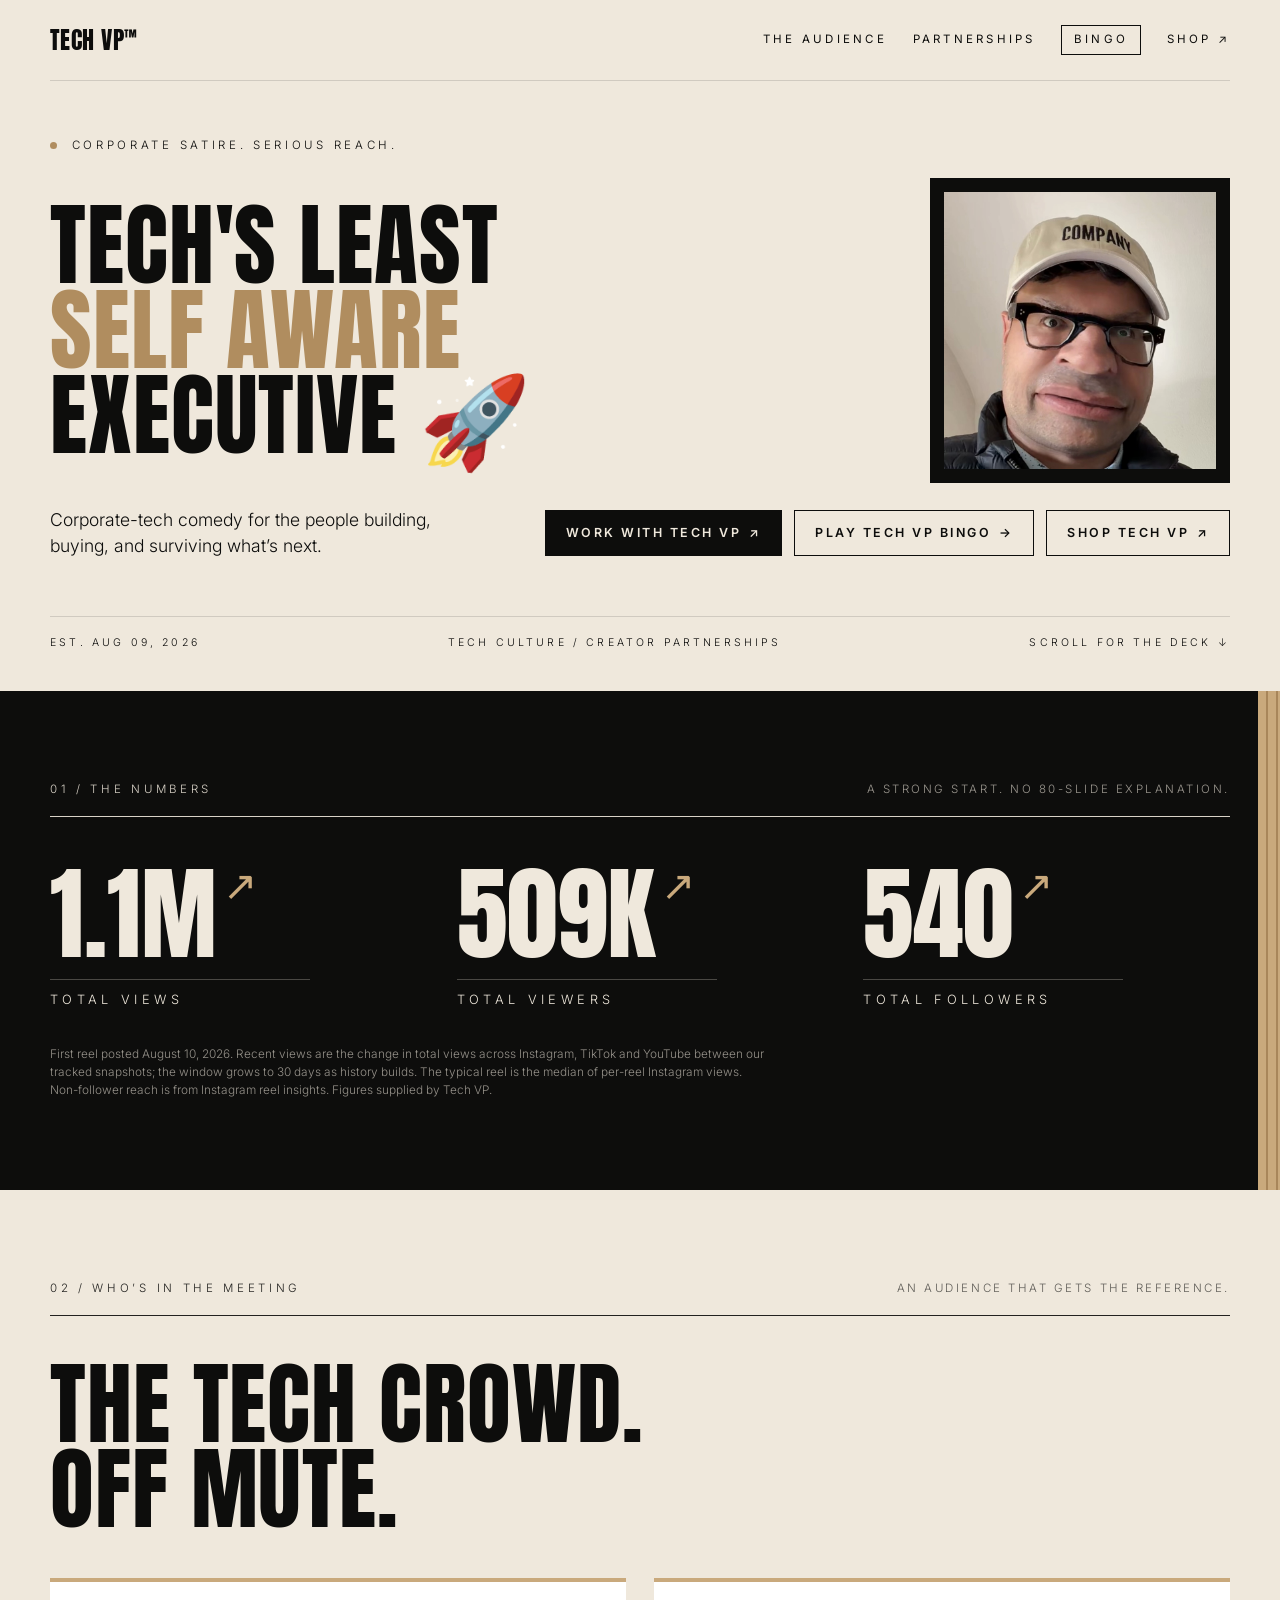
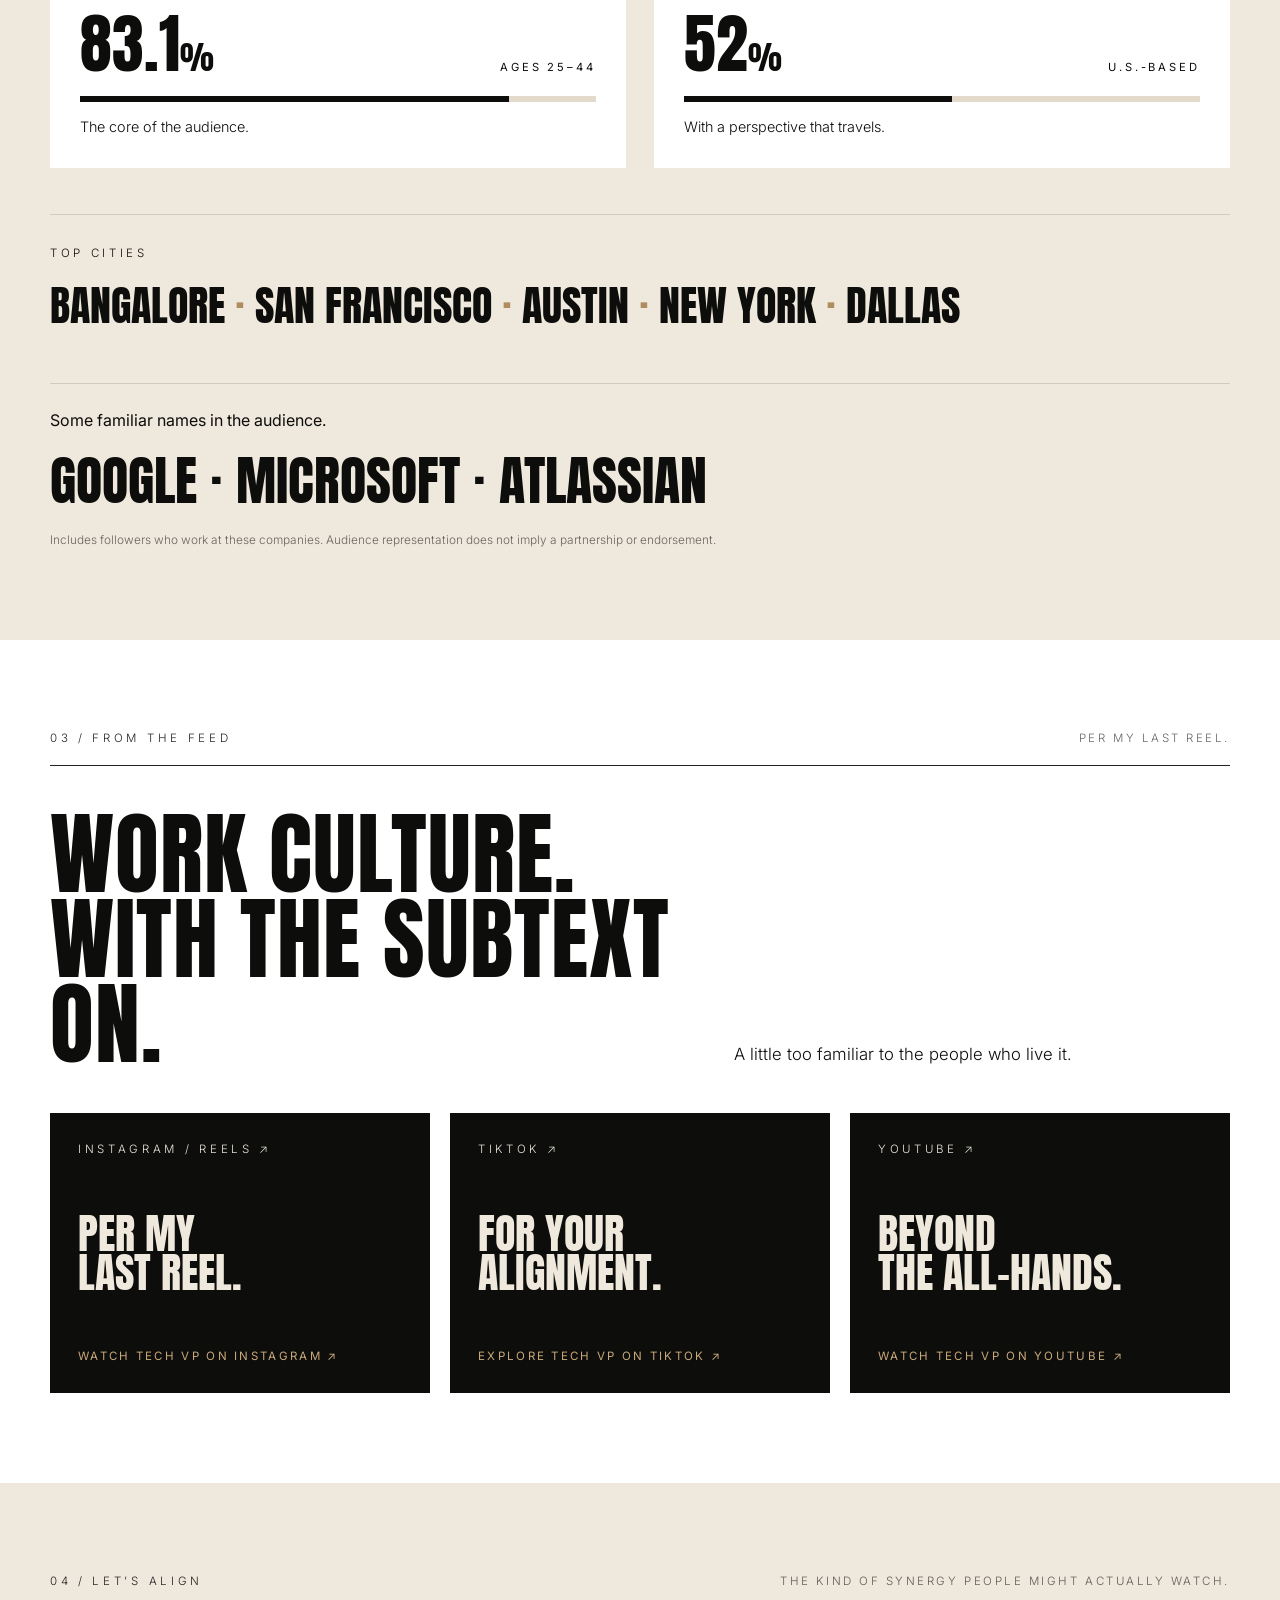
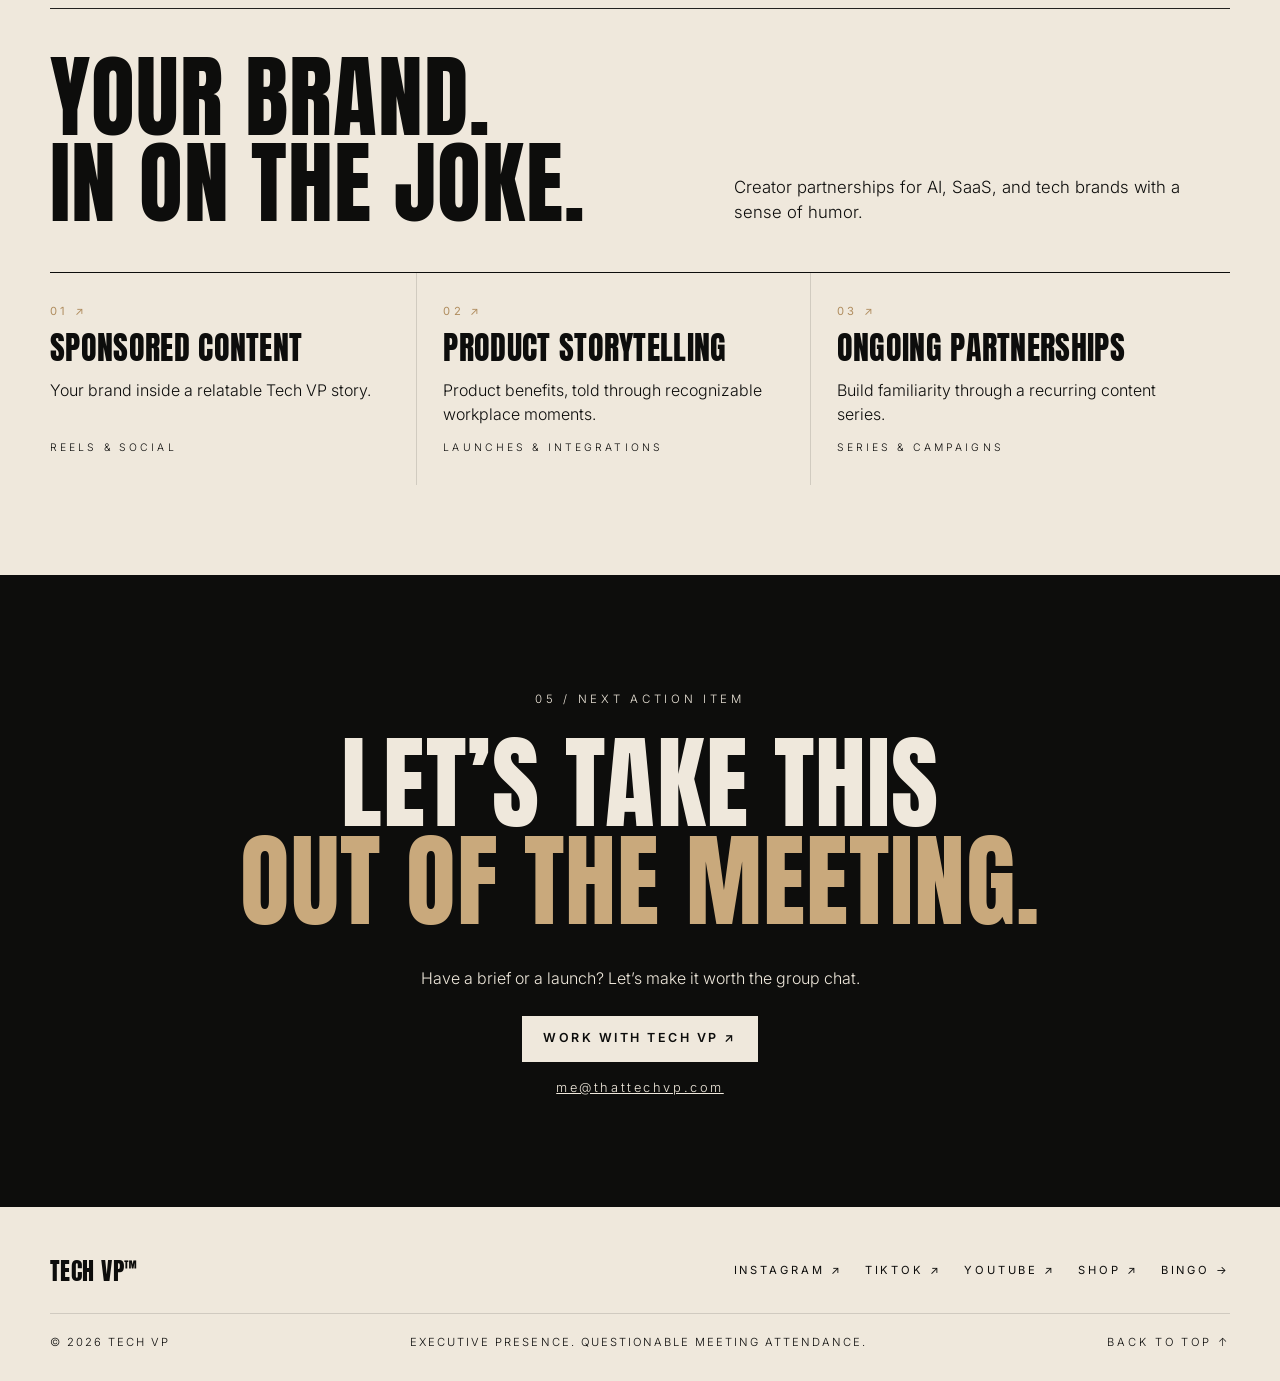
<file: index.html>
<!doctype html>
<html lang="en"><head><meta charset="utf-8"><meta name="viewport" content="width=device-width,initial-scale=1"><title>Tech VP — Tech's least self aware executive 🚀</title><meta name="description" content="Tech VP makes corporate-tech comedy for the people building what's next. Explore creator partnerships, audience insights, and the Tech VP shop."><meta property="og:title" content="Tech VP — Tech's least self aware executive 🚀"><meta property="og:description" content="A very serious creator partnership opportunity. For AI, SaaS, and technology brands."><meta name="theme-color" content="#0d0d0c"><link rel="icon" type="image/svg+xml" href="data:image/svg+xml,%3Csvg xmlns='http://www.w3.org/2000/svg' viewBox='0 0 40 40'%3E%3Crect width='40' height='40' rx='8' fill='%23d8f879'/%3E%3Ctext x='5' y='28' font-family='Arial' font-weight='bold' font-size='24' fill='%23171916'%3EVP%3C/text%3E%3C/svg%3E"><meta name="robots" content="noindex"><link rel="preconnect" href="https://fonts.googleapis.com"><link rel="preconnect" href="https://fonts.gstatic.com" crossorigin><link rel="stylesheet" href="https://fonts.googleapis.com/css2?family=Anton&family=Inter:wght@300;400;600&display=swap"><link rel="stylesheet" href="assets/brand.css?v=5"><link rel="stylesheet" href="assets/home.css?v=5"></head>
<body><a class="skip" href="#main">Skip to content</a><header class="wrap"><a class="logo" href="#" aria-label="Tech VP home">TECH VP<span>™</span></a><nav aria-label="Main navigation"><a href="#audience">The audience</a><a href="#partnerships">Partnerships</a><a class="nav-bingo" href="bingo/">Bingo</a><a class="nav-shop" href="https://thetechvp.printful.me" target="_blank" rel="noopener">Shop ↗</a></nav></header>
<main id="main"><section class="hero wrap"><div class="eyebrow"><span class="dot"></span> CORPORATE SATIRE. SERIOUS REACH.</div><div class="hero-intro"><h1>Tech's least<br><em>self aware</em><br>executive 🚀</h1><figure class="portrait"><img src="tech-vp.jpg" width="817" height="831" alt="Tech VP wearing glasses and a COMPANY cap"></figure></div><div class="hero-bottom"><p>Corporate-tech comedy for the people building, buying, and surviving what’s next.</p><div class="hero-actions"><a class="button primary" href="#contact">Work with Tech VP <span>↗</span></a><a class="button outline" href="bingo/">Play Tech VP Bingo <span>→</span></a><a class="button outline" href="https://thetechvp.printful.me" target="_blank" rel="noopener">Shop Tech VP <span>↗</span></a></div></div><div class="hero-foot"><span>EST. AUG 09, 2026</span><span>TECH CULTURE / CREATOR PARTNERSHIPS</span><a href="#performance" aria-label="Explore the results">SCROLL FOR THE DECK ↓</a></div></section>
<section class="results" id="performance"><div class="wrap"><div class="section-top"><span class="eyebrow">01 / THE NUMBERS</span><span class="micro">A strong start. No 80-slide explanation.</span></div><div class="metrics"><div><strong id="aggregate-view-count" data-value="1108447" data-source-date="2026-10-15">1.1M<span>↗</span></strong><h2>Total views</h2></div><div><strong id="aggregate-viewer-count" data-value="508763" data-source-date="2026-10-15">509K<span>↗</span></strong><h2>Total viewers</h2></div><div><strong id="aggregate-follower-count" data-value="540" data-source-date="2026-10-15">540<span>↗</span></strong><h2>Total followers</h2></div></div><p class="fine">First reel posted August 10, 2026. Recent views are the change in total views across Instagram, TikTok and YouTube between our tracked snapshots; the window grows to 30 days as history builds. The typical reel is the median of per-reel Instagram views. Non-follower reach is from Instagram reel insights. Figures supplied by Tech VP.</p></div></section>
<section class="wrap section" id="audience"><div class="section-top"><span class="eyebrow">02 / WHO’S IN THE MEETING</span><span class="micro">An audience that gets the reference.</span></div><div class="split"><h2>The tech crowd. <br>Off mute.</h2></div><div class="demographics"><article><div class="stat-line"><strong>83.1<span>%</span></strong><span>Ages 25–44</span></div><div class="bar" role="img" aria-label="83.1 percent ages 25 to 44"><i style="width:83.1%"></i></div><p>The core of the audience.</p></article><article><div class="stat-line"><strong>52<span>%</span></strong><span>U.S.-based</span></div><div class="bar" role="img" aria-label="52 percent U.S. based"><i style="width:52%"></i></div><p>With a perspective that travels.</p></article></div><div class="cities"><span class="eyebrow">TOP CITIES</span><p>Bangalore <b>·</b> San Francisco <b>·</b> Austin <b>·</b> New York <b>·</b> Dallas</p></div><div class="companies"><p>Some familiar names in the audience.</p><p class="company-names">Google · Microsoft · Atlassian</p><p class="fine">Includes followers who work at these companies. Audience representation does not imply a partnership or endorsement.</p></div></section>
<section class="content-section" id="content"><div class="wrap section"><div class="section-top"><span class="eyebrow">03 / FROM THE FEED</span><span class="micro">Per my last Reel.</span></div><div class="split"><h2>Work culture. <br>With the subtext on.</h2><p>A little too familiar to the people who live it.</p></div><div class="feed-grid"><a class="feed-card" href="https://www.instagram.com/thattechvp/" target="_blank" rel="noopener"><span class="eyebrow">INSTAGRAM / REELS ↗</span><strong>Per my <br>last Reel.</strong><span>Watch Tech VP on Instagram ↗</span></a><a class="feed-card" href="https://www.tiktok.com/@thattechvp" target="_blank" rel="noopener"><span class="eyebrow">TIKTOK ↗</span><strong>For your <br>alignment.</strong><span>Explore Tech VP on TikTok ↗</span></a><a class="feed-card" href="https://www.youtube.com/@thattechvp" target="_blank" rel="noopener"><span class="eyebrow">YOUTUBE ↗</span><strong>Beyond <br>the all-hands.</strong><span>Watch Tech VP on YouTube ↗</span></a></div></div></section>
<section class="wrap section" id="partnerships"><div class="section-top"><span class="eyebrow">04 / LET’S ALIGN</span><span class="micro">The kind of synergy people might actually watch.</span></div><div class="split"><h2>Your brand. <br>In on the joke.</h2><p>Creator partnerships for AI, SaaS, and tech brands with a sense of humor.</p></div><div class="partnerships"><article><span class="index">01 ↗</span><h3>Sponsored content</h3><p>Your brand inside a relatable Tech VP story.</p><span class="tag">REELS & SOCIAL</span></article><article><span class="index">02 ↗</span><h3>Product storytelling</h3><p>Product benefits, told through recognizable workplace moments.</p><span class="tag">LAUNCHES & INTEGRATIONS</span></article><article><span class="index">03 ↗</span><h3>Ongoing partnerships</h3><p>Build familiarity through a recurring content series.</p><span class="tag">SERIES & CAMPAIGNS</span></article></div></section>
<section class="contact" id="contact"><div class="wrap"><span class="eyebrow">05 / NEXT ACTION ITEM</span><h2>Let’s take this <br><em>out of the meeting.</em></h2><div class="contact-bottom"><p>Have a brief or a launch? Let’s make it worth the group chat.</p><div id="contact-action"><a class="button" href="mailto:me@thattechvp.com?subject=Tech%20VP%20Partnership">Work with Tech VP ↗</a><a class="email" href="mailto:me@thattechvp.com">me@thattechvp.com</a></div></div></div></section>
</main><footer class="wrap"><div class="footer-top"><a class="logo" href="#">TECH VP<span>™</span></a><div id="social-links"><a href="https://www.instagram.com/thattechvp/" target="_blank" rel="noopener">Instagram ↗</a><a href="https://www.tiktok.com/@thattechvp" target="_blank" rel="noopener">TikTok ↗</a><a href="https://www.youtube.com/@thattechvp" target="_blank" rel="noopener">YouTube ↗</a><a href="https://thetechvp.printful.me" target="_blank" rel="noopener">Shop ↗</a><a href="bingo/">Bingo →</a></div></div><div class="footer-bottom"><span>© 2026 Tech VP</span><span>Executive presence. Questionable meeting attendance.</span><a href="#">BACK TO TOP ↑</a></div></footer></body></html>
</file>
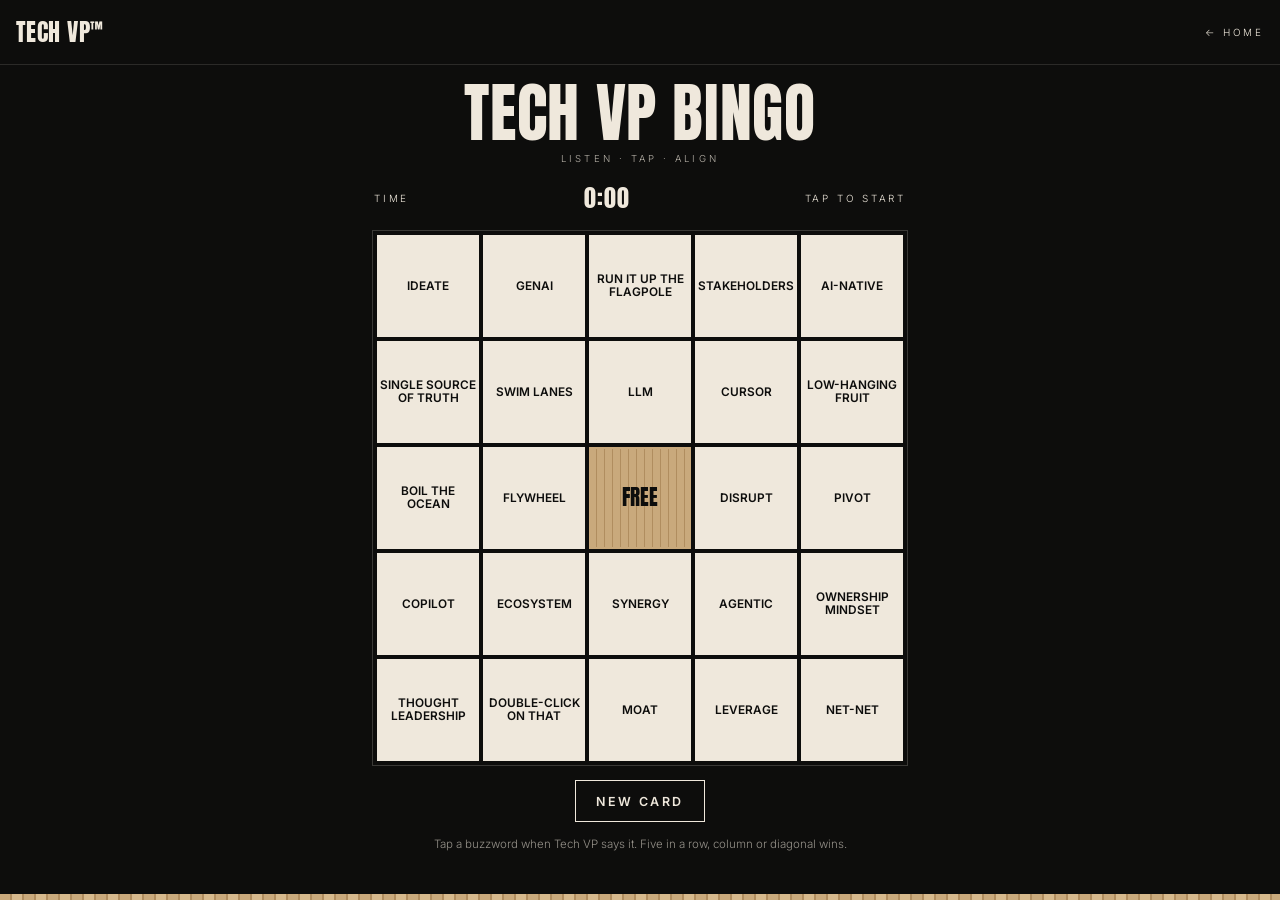
<file: bingo/index.html>
<!doctype html>
<html lang="en"><head><meta charset="utf-8"><meta name="viewport" content="width=device-width,initial-scale=1,viewport-fit=cover">
<meta name="robots" content="noindex"><title>Tech VP Bingo</title>
<meta name="description" content="Play Tech VP Bingo while the all-hands plays. Tap the buzzwords. Get a line. Share your time.">
<meta name="theme-color" content="#0d0d0c">
<link rel="preconnect" href="https://fonts.googleapis.com"><link rel="preconnect" href="https://fonts.gstatic.com" crossorigin>
<link rel="stylesheet" href="https://fonts.googleapis.com/css2?family=Anton&family=Inter:wght@300;400;600&display=swap">
<link rel="stylesheet" href="../assets/brand.css">
<style>
body{background:var(--black);color:var(--cream);min-height:100svh;display:flex;flex-direction:column}
.top{display:flex;justify-content:space-between;align-items:center;padding:14px 16px;border-bottom:1px solid #efe8dc22}
.top a{text-decoration:none}
.top .back{font-size:.62rem;letter-spacing:.28em;text-transform:uppercase;font-weight:300}
.game{width:min(560px,100%);margin:0 auto;padding:18px 12px 24px;flex:1;display:flex;flex-direction:column;gap:14px}
.title{text-align:center}
.title h1{font-size:clamp(2.6rem,13vw,4rem)}
.title .tagline{display:block;margin-top:8px;font-size:.6rem;opacity:.75}
.bar{display:flex;justify-content:space-between;align-items:center;font-size:.62rem;letter-spacing:.28em;text-transform:uppercase;font-weight:300;padding:0 2px}
#timer{font-family:var(--display);font-size:1.5rem;letter-spacing:.04em;font-weight:400}
.card{display:grid;grid-template-columns:repeat(5,1fr);gap:4px;background:var(--black);padding:4px;border:1px solid #efe8dc33}
.sq{aspect-ratio:1;border:0;background:var(--cream);color:var(--black);font-family:var(--body);font-weight:600;font-size:clamp(.48rem,2.15vw,.74rem);line-height:1.1;text-transform:uppercase;letter-spacing:0;padding:3px;display:flex;align-items:center;justify-content:center;text-align:center;cursor:pointer;word-break:normal;overflow-wrap:normal;hyphens:manual;-webkit-tap-highlight-color:transparent;transition:background .12s,transform .08s;touch-action:manipulation}
.sq:active{transform:scale(.95)}
.sq.on{background:var(--black);color:var(--cream);box-shadow:inset 0 0 0 2px var(--wood)}
.sq.free{background:repeating-linear-gradient(90deg,#c9a97c 0 7px,#b08d5f 7px 8px);color:var(--black);font-family:var(--display);font-weight:400;font-size:clamp(.9rem,4.5vw,1.3rem);cursor:default}
.sq.win{background:var(--wood);color:var(--black);box-shadow:none}
.actions{display:flex;gap:10px;justify-content:center}
.hint{text-align:center;font-size:.72rem;font-weight:300;opacity:.6}
/* celebration */
#win{position:fixed;inset:0;background:var(--cream);color:var(--black);display:none;flex-direction:column;align-items:center;justify-content:center;gap:16px;padding:24px;z-index:10;text-align:center;overflow:auto}
#win.show{display:flex;animation:pop .35s ease-out}
@keyframes pop{from{opacity:0;transform:scale(1.04)}to{opacity:1;transform:none}}
#win h2{font-size:clamp(4rem,24vw,8rem);line-height:.9}
#win .tagline{font-size:.62rem}
#preview{width:min(240px,60vw);box-shadow:0 12px 30px #0003;border:1px solid #0001}
#win .row{display:flex;gap:10px;flex-wrap:wrap;justify-content:center}
.wood-strip{position:fixed;left:0;right:0;bottom:0;height:6px}
</style></head>
<body>
<header class="top"><a class="logo" href="../">TECH VP<span>™</span></a><a class="back" href="../">← Home</a></header>
<main class="game">
  <div class="title"><h1>Tech VP Bingo</h1><span class="tagline">Listen · Tap · Align</span></div>
  <div class="bar"><span>Time</span><span id="timer">0:00</span><span id="status">Tap to start</span></div>
  <div class="card" id="card" role="grid" aria-label="Bingo card"></div>
  <div class="actions"><button class="button outline" id="newCard" style="color:var(--cream);border-color:var(--cream)">New card</button></div>
  <p class="hint">Tap a buzzword when Tech VP says it. Five in a row, column or diagonal wins.</p>
</main>
<div class="wood-strip wood"></div>
<section id="win" role="dialog" aria-modal="true" aria-labelledby="winTitle">
  <span class="tagline">Synergy achieved</span>
  <h2 id="winTitle">BINGO!</h2>
  <p id="winText" style="font-weight:300">You got Tech VP bingo.</p>
  <img id="preview" alt="Shareable Tech VP bingo result">
  <div class="row"><button class="button" id="share">Share</button><a class="button outline" id="download" download="tech-vp-bingo.png">Download</a></div>
  <div class="row"><button class="button outline" id="again">New card</button><button class="button outline" id="keep">Keep playing</button></div>
</section>
<script>
(() => {
const FALLBACK=["AI-native","Synergy","North star","Circle back","10x","Agentic","Roadmap","OKRs","Bandwidth","Low-hanging fruit","Move the needle","Cursor","Copilot","LLM","Let's take this offline","Leverage","Deep dive","Align","Unblock","Flywheel","Learnings","Scale","Pivot","Moat","Net-net"];
const LINES=[];for(let i=0;i<5;i++){LINES.push([0,1,2,3,4].map(j=>i*5+j));LINES.push([0,1,2,3,4].map(j=>j*5+i));}
LINES.push([0,6,12,18,24],[4,8,12,16,20]);
const $=id=>document.getElementById(id);
let words=FALLBACK,marked,start=null,tick=null,won=false,blob=null,elapsed=0;
const fmt=s=>Math.floor(s/60)+":"+String(s%60).padStart(2,"0");
function shuffle(a){a=a.slice();for(let i=a.length-1;i>0;i--){const j=crypto.getRandomValues(new Uint32Array(1))[0]%(i+1);[a[i],a[j]]=[a[j],a[i]];}return a;}
function newCard(){
  clearInterval(tick);start=null;won=false;elapsed=0;$("timer").textContent="0:00";$("status").textContent="Tap to start";
  const pick=shuffle([...new Set(words)]).slice(0,24);pick.splice(12,0,null);
  marked=new Array(25).fill(false);marked[12]=true;
  const card=$("card");card.innerHTML="";
  pick.forEach((w,i)=>{const b=document.createElement("button");b.className="sq"+(i===12?" free on":"");b.dataset.i=i;
    b.textContent=i===12?"FREE":w;b.setAttribute("aria-pressed",i===12);if(i===12)b.disabled=true;
    b.addEventListener("click",()=>toggle(i,b));card.appendChild(b);});
  $("win").classList.remove("show");
}
function toggle(i,b){
  if(start===null){start=Date.now();$("status").textContent="Listening…";tick=setInterval(()=>{elapsed=Math.floor((Date.now()-start)/1000);$("timer").textContent=fmt(elapsed);},250);}
  marked[i]=!marked[i];b.classList.toggle("on",marked[i]);b.setAttribute("aria-pressed",marked[i]);
  if(navigator.vibrate)navigator.vibrate(10);
  if(!won){const line=LINES.find(l=>l.every(k=>marked[k]));if(line)bingo(line);}
}
function bingo(line){
  won=true;clearInterval(tick);elapsed=Math.max(1,Math.round((Date.now()-start)/1000));$("timer").textContent=fmt(elapsed);$("status").textContent="Bingo";
  const sqs=$("card").children;line.forEach(k=>sqs[k].classList.add("win"));
  const t=elapsed<60?elapsed+"s":fmt(elapsed);
  $("winText").textContent="You got Tech VP bingo in "+t+".";
  const words=line.filter(k=>k!==12).map(k=>sqs[k].textContent);
  drawShare(t,words).then(()=>{setTimeout(()=>$("win").classList.add("show"),450);});
  window.__bingo={time:t,line};
}
async function drawShare(t,lineWords){
  try{await document.fonts.load("120px Anton");await document.fonts.load("300 30px Inter");}catch(e){}
  const W=1080,H=1920,c=document.createElement("canvas");c.width=W;c.height=H;const x=c.getContext("2d");
  x.fillStyle="#0d0d0c";x.fillRect(0,0,W,H);
  for(let px=0;px<W;px+=24){x.fillStyle=(px/24)%2?"#b08d5f":"#c9a97c";x.fillRect(px,H-90,22,90);}
  x.fillStyle="#efe8dc";x.fillRect(80,180,W-160,260);
  x.fillStyle="#0d0d0c";x.textAlign="center";x.font="150px Anton, Impact, sans-serif";x.fillText("TECH VP",W/2,375);
  const spaced=(s,y,size,col)=>{x.fillStyle=col;x.font="300 "+size+"px Inter, sans-serif";if("letterSpacing" in x)x.letterSpacing=(size*.32)+"px";x.fillText(s,W/2,y);if("letterSpacing" in x)x.letterSpacing="0px";};
  spaced("BUILD · BUZZWORD · BINGO",560,30,"#efe8dc");
  x.fillStyle="#efe8dc";x.font="300px Anton, Impact, sans-serif";x.fillText("BINGO",W/2,900);
  spaced("I GOT TECH VP BINGO IN",1030,34,"#efe8dc");
  x.fillStyle="#c9a97c";x.font="260px Anton, Impact, sans-serif";x.fillText(t.toUpperCase(),W/2,1300);
  x.fillStyle="#efe8dc";x.fillRect(W/2-60,1370,120,2);
  x.font="600 34px Inter, sans-serif";x.fillStyle="#efe8dc";
  lineWords.slice(0,4).forEach((w,i)=>x.fillText(w.toUpperCase(),W/2,1450+i*56));
  spaced("@THATTECHVP",1760,38,"#efe8dc");
  const url=c.toDataURL("image/png");$("preview").src=url;$("download").href=url;
  blob=await new Promise(r=>c.toBlob(r,"image/png"));
}
$("share").addEventListener("click",async()=>{
  const text=$("winText").textContent.replace("You","I")+" @thattechvp";
  const file=blob&&new File([blob],"tech-vp-bingo.png",{type:"image/png"});
  try{
    if(file&&navigator.canShare&&navigator.canShare({files:[file]})){await navigator.share({files:[file],text});return;}
    if(navigator.share){await navigator.share({text,url:location.href});return;}
  }catch(e){if(e.name==="AbortError")return;}
  $("download").click();
});
$("newCard").addEventListener("click",newCard);$("again").addEventListener("click",newCard);
$("keep").addEventListener("click",()=>$("win").classList.remove("show"));
window.__tvp={newCard,toggle:i=>toggle(i,$("card").children[i])};
fetch("../data/buzzwords.json").then(r=>r.json()).then(w=>{if(Array.isArray(w)&&w.length>=24)words=w;}).catch(()=>{}).finally(newCard);
})();
</script>
</body></html>
</file>
<file: assets/brand.css>
/* The Company brand — shared by home, /bingo, future /translator */
:root{--black:#0d0d0c;--ink:#1a1917;--white:#fff;--cream:#efe8dc;--cream-2:#e4dacb;--wood:#c9a97c;--wood-2:#b08d5f;--muted:#8a8478;
--display:'Anton','Oswald','Bebas Neue',Impact,'Arial Narrow',sans-serif;--body:'Inter',system-ui,-apple-system,Segoe UI,Roboto,sans-serif}
*{box-sizing:border-box;margin:0;padding:0}
html{-webkit-text-size-adjust:100%}
body{font-family:var(--body);background:var(--cream);color:var(--black);line-height:1.5;-webkit-font-smoothing:antialiased}
a{color:inherit}
img{max-width:100%;height:auto;display:block}
.wrap{width:min(1180px,100% - 40px);margin-inline:auto}
.display,h1,h2,h3{font-family:var(--display);font-weight:400;text-transform:uppercase;letter-spacing:.01em;line-height:.95}
.tagline,.eyebrow,.micro{font-family:var(--body);font-weight:300;text-transform:uppercase;letter-spacing:.32em;font-size:.72rem}
.rule{display:block;width:56px;height:1px;background:currentColor;opacity:.6}
.logo{font-family:var(--display);font-size:1.5rem;text-decoration:none;letter-spacing:.02em}
.logo span{font-size:.6em;vertical-align:super}
.button{display:inline-flex;align-items:center;gap:.6em;font-family:var(--body);font-weight:600;font-size:.78rem;letter-spacing:.2em;text-transform:uppercase;text-decoration:none;padding:1em 1.6em;border:1px solid var(--black);background:var(--black);color:var(--cream);border-radius:0;cursor:pointer;transition:background .2s,color .2s}
.button:hover{background:transparent;color:var(--black)}
.button.outline{background:transparent;color:var(--black)}
.button.outline:hover{background:var(--black);color:var(--cream)}
.on-dark .button{background:var(--cream);color:var(--black);border-color:var(--cream)}
.on-dark .button.outline{background:transparent;color:var(--cream)}
.skip{position:absolute;left:-999px}.skip:focus{left:10px;top:10px;background:var(--black);color:var(--cream);padding:8px;z-index:99}
.wood{background:repeating-linear-gradient(90deg,var(--wood) 0 10px,var(--wood-2) 10px 12px,#d6b98d 12px 22px,var(--wood-2) 22px 24px)}
</file>
<file: assets/home.css>
header{display:flex;justify-content:space-between;align-items:center;padding:22px 0;border-bottom:1px solid #0d0d0c22}
nav{display:flex;gap:26px;align-items:center}
nav a{text-decoration:none;font-size:.72rem;font-weight:400;letter-spacing:.28em;text-transform:uppercase}
nav a:hover{text-decoration:underline}
.nav-bingo{border:1px solid var(--black);padding:.5em 1em}
.hero{padding:56px 0 40px}
.dot{display:inline-block;width:7px;height:7px;background:var(--wood-2);border-radius:50%;margin-right:8px;vertical-align:middle}
.hero-intro{display:grid;grid-template-columns:1fr minmax(0,300px);gap:clamp(14px,3vw,40px);align-items:center;margin-top:24px}
.hero h1{font-size:clamp(2.1rem,7vw,6.2rem)}
.hero h1 em{font-style:normal;color:var(--wood-2)}
.portrait{background:var(--black);padding:14px;position:relative}
.portrait::before{content:"";position:absolute;left:-14px;top:24px;bottom:24px;width:8px}
.portrait img{filter:grayscale(.15) contrast(1.05)}
.portrait figcaption{color:var(--cream);font-size:.65rem;letter-spacing:.32em;padding:12px 0;font-weight:300}
.hero-bottom{display:flex;justify-content:space-between;gap:24px;align-items:center;margin-top:24px;flex-wrap:wrap}
.hero-bottom p{max-width:440px;font-size:1.1rem;font-weight:300}
.hero-actions{display:flex;gap:12px;flex-wrap:wrap}
.hero-foot{display:flex;justify-content:space-between;gap:16px;margin-top:56px;padding-top:18px;border-top:1px solid #0d0d0c22;font-size:.66rem;letter-spacing:.3em;font-weight:300;flex-wrap:wrap}
.hero-foot a{text-decoration:none}
.results{background:var(--black);color:var(--cream);padding:90px 0;position:relative}
.results::after{content:"";position:absolute;right:0;top:0;bottom:0;width:22px;background:repeating-linear-gradient(90deg,#c9a97c 0 8px,#a8865a 8px 10px)}
.section-top{display:flex;justify-content:space-between;gap:20px;padding-bottom:18px;border-bottom:1px solid currentColor;margin-bottom:46px;flex-wrap:wrap;opacity:.9}
.micro{opacity:.7;letter-spacing:.22em}
.metrics{display:grid;grid-template-columns:repeat(3,1fr);gap:40px}
.metrics strong{font-family:var(--display);font-weight:400;font-size:clamp(3.2rem,8vw,7.5rem);line-height:1;display:block}
.metrics strong span{font-size:.4em;color:var(--wood);margin-left:.15em;vertical-align:top}
.metrics h2{font-family:var(--body);font-weight:300;font-size:.8rem;letter-spacing:.34em;margin-top:14px;padding-top:14px;border-top:1px solid #efe8dc44;width:min(260px,100%)}
.fine{font-size:.74rem;opacity:.6;margin-top:40px;max-width:720px;font-weight:300}
.section{padding:90px 0}
.split{display:grid;grid-template-columns:1.3fr 1fr;gap:40px;align-items:end;margin-bottom:46px}
.split h2{font-size:clamp(2.6rem,7vw,5.6rem)}
.split p{font-weight:300;font-size:1.05rem}
.demographics{display:grid;grid-template-columns:1fr 1fr;gap:28px}
.demographics article{background:var(--white);padding:30px;border-top:4px solid var(--wood)}
.stat-line{display:flex;align-items:baseline;justify-content:space-between;gap:10px}
.stat-line strong{font-family:var(--display);font-weight:400;font-size:4rem;line-height:1}
.stat-line strong span{font-size:.5em}
.stat-line>span{text-transform:uppercase;letter-spacing:.26em;font-size:.7rem}
.bar{height:6px;background:var(--cream-2);margin:20px 0 14px}.bar i{display:block;height:100%;background:var(--black)}
.demographics p{font-weight:300;font-size:.9rem}
.cities,.companies{margin-top:46px;padding-top:24px;border-top:1px solid #0d0d0c22}
.cities p{font-family:var(--display);font-size:clamp(1.6rem,4vw,2.6rem);text-transform:uppercase;margin-top:12px}
.cities b{color:var(--wood-2);font-weight:400}
.company-names{font-family:var(--display);font-size:clamp(2rem,5vw,3.4rem);text-transform:uppercase;margin:8px 0}
.companies .fine{margin-top:10px}
.content-section{background:var(--white)}
.feed-grid{display:grid;grid-template-columns:repeat(3,1fr);gap:20px}
.feed-card{background:var(--black);color:var(--cream);padding:28px;min-height:280px;display:flex;flex-direction:column;justify-content:space-between;text-decoration:none;transition:transform .2s}
.feed-card:hover{transform:translateY(-4px)}
.feed-card strong{font-family:var(--display);font-weight:400;font-size:2.6rem;text-transform:uppercase;line-height:.95}
.feed-card>span:last-child{font-size:.72rem;letter-spacing:.2em;text-transform:uppercase;color:var(--wood)}
.partnerships{display:grid;grid-template-columns:repeat(3,1fr);gap:0;border-top:1px solid var(--black)}
.partnerships article{padding:30px 26px 30px 0;border-right:1px solid #0d0d0c22;margin-right:26px;display:flex;flex-direction:column;gap:14px}
.partnerships article:last-child{border-right:0}
.index{font-size:.7rem;letter-spacing:.3em;color:var(--wood-2)}
.partnerships h3{font-size:2rem}
.partnerships p{font-weight:300}
.tag{margin-top:auto;font-size:.65rem;letter-spacing:.3em;font-weight:300}
.contact{background:var(--black);color:var(--cream);padding:110px 0;text-align:center}
.contact h2{font-size:clamp(2.8rem,8vw,6.6rem);margin:26px 0 36px}
.contact h2 em{font-style:normal;color:var(--wood)}
.contact-bottom p{font-weight:300;margin-bottom:26px}
#contact-action{display:flex;flex-direction:column;align-items:center;gap:16px}
.contact .button{background:var(--cream);color:var(--black);border-color:var(--cream)}
.contact .button:hover{background:transparent;color:var(--cream)}
.email{letter-spacing:.2em;font-size:.8rem;font-weight:300}
footer{padding:46px 0 30px}
.footer-top{display:flex;justify-content:space-between;align-items:center;gap:20px;flex-wrap:wrap;padding-bottom:24px;border-bottom:1px solid #0d0d0c22}
#social-links{display:flex;gap:22px;flex-wrap:wrap}
#social-links a,.footer-bottom a{text-decoration:none;font-size:.7rem;letter-spacing:.26em;text-transform:uppercase}
.footer-bottom{display:flex;justify-content:space-between;gap:16px;flex-wrap:wrap;padding-top:20px;font-size:.7rem;letter-spacing:.18em;font-weight:300;text-transform:uppercase}
@media (max-width:760px){
 nav{gap:14px} nav a:not(.nav-shop):not(.nav-bingo){display:none}
 .hero{padding-top:34px}.hero-intro{grid-template-columns:1fr 32%}.hero h1{font-size:11.5vw}.portrait{padding:6px}.portrait figcaption{font-size:.5rem;letter-spacing:.2em}.split,.metrics,.demographics,.feed-grid,.partnerships{grid-template-columns:1fr}
 .partnerships article{border-right:0;margin-right:0;border-bottom:1px solid #0d0d0c22}
 .section,.results{padding:64px 0}.results::after{width:10px}
}
.brand-metrics{grid-template-columns:1fr 1fr}
.brand-metrics h2{width:min(300px,100%);line-height:1.6}
.audience-line{font-family:var(--display);text-transform:uppercase;font-size:clamp(1.5rem,3.4vw,2.6rem);line-height:1.05;margin-top:48px;max-width:900px}
.audience-line i{font-style:normal;color:var(--wood);padding:0 .25em}
.alltime-line{font-weight:300;text-transform:uppercase;letter-spacing:.32em;font-size:.78rem;margin-top:18px;color:var(--wood)}
.alltime-line b{font-family:var(--display);font-weight:400;letter-spacing:.02em;font-size:1.6rem;color:var(--cream);margin-right:.35em;vertical-align:-.12em}
@media(max-width:760px){.brand-metrics{grid-template-columns:1fr}}
</file>
